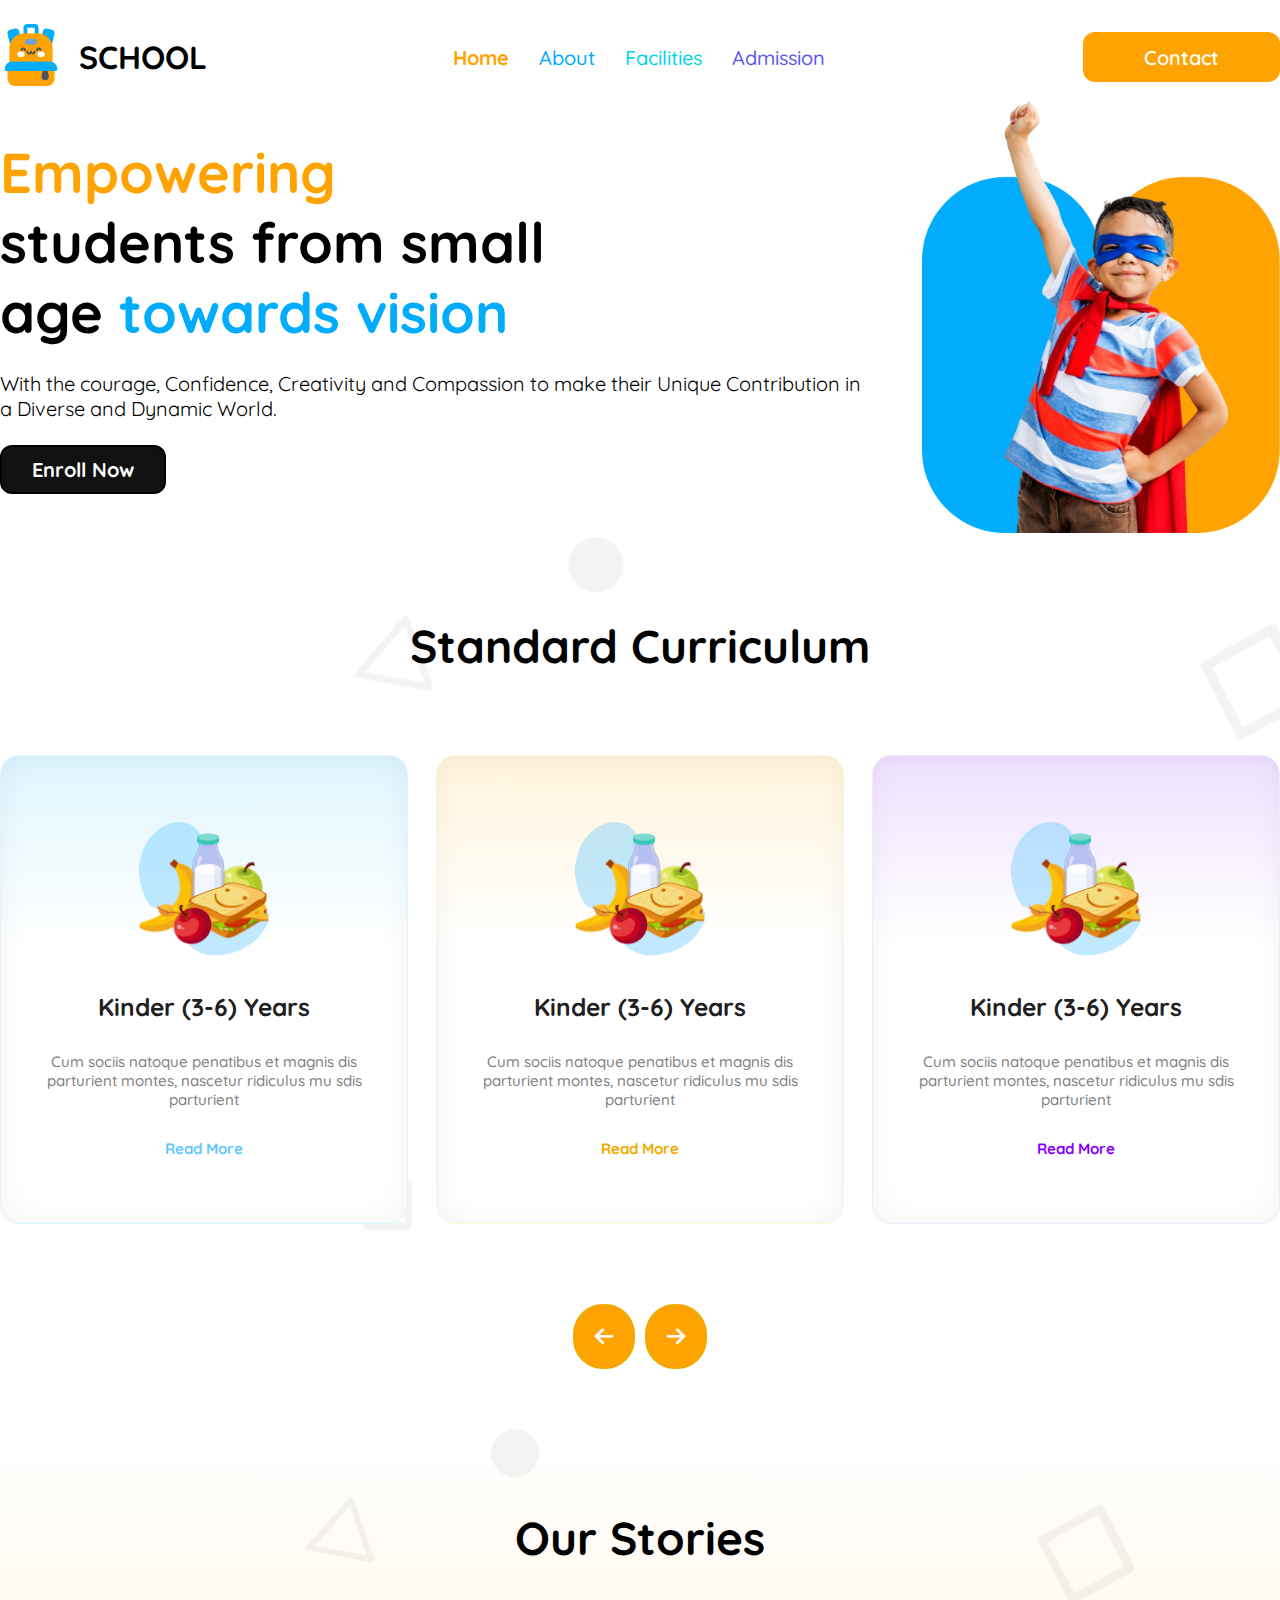
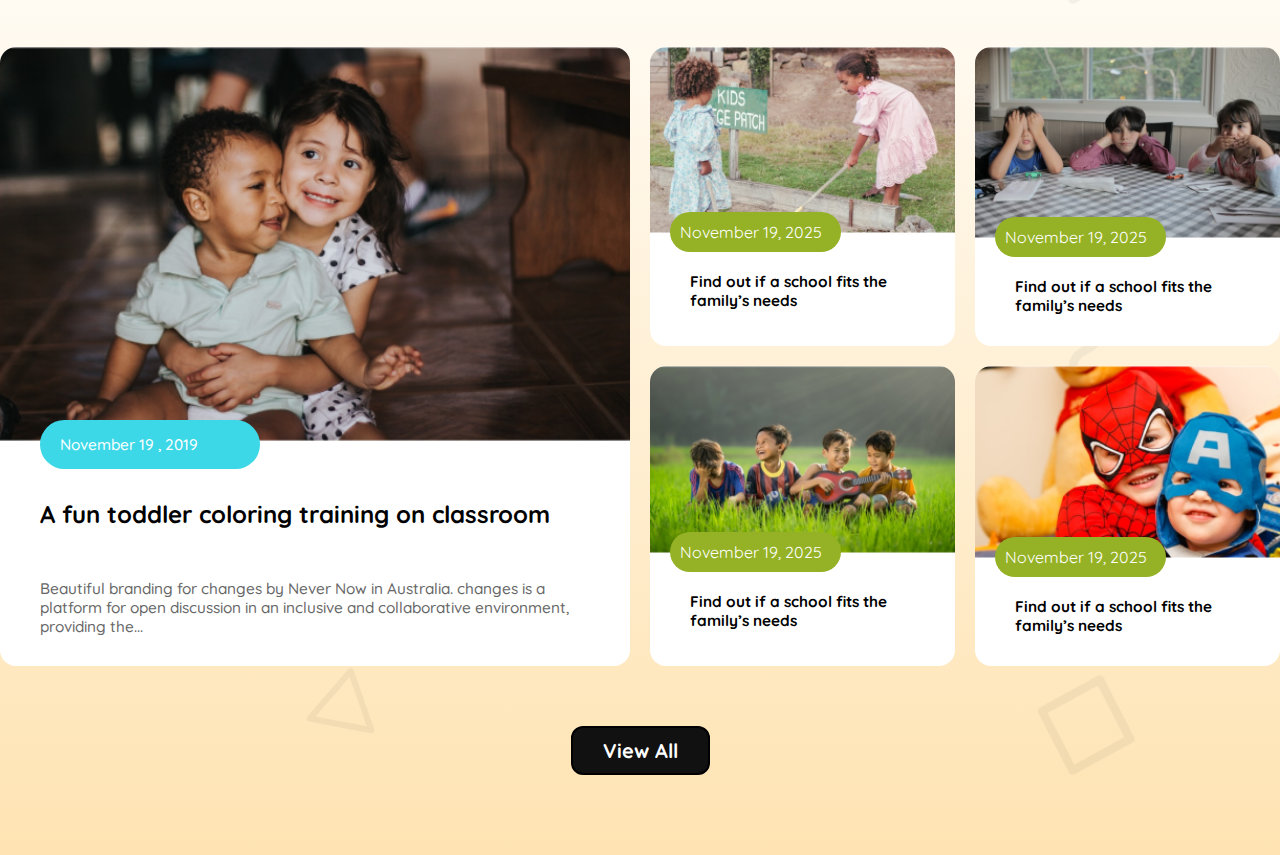
<file: index.html>
<!DOCTYPE html>
<html lang="en">
  <head>
    <meta charset="UTF-8" />
    <meta name="viewport" content="width=device-width, initial-scale=1.0" />
    <title>Kids School</title>
    <link rel="stylesheet" href="styles/kidschool.css" />
    <link rel="stylesheet" href="styles/responsive.css" />
    <link href="https://cdnjs.cloudflare.com/ajax/libs/font-awesome/6.6.0/css/all.min.css" rel="stylesheet">

  </head>

  <body class="quicksand-font">
    <header>
      <div class="nav">
        <nav class="navbar display-flex">
          <div class="display-flex logo">
            <div>
              <img src="assets/logo.png" alt="" />
            </div>
            <h2>SCHOOL</h2>
          </div>
          <ul class="nav-links display-flex">
            <li class="nav-item home">
              <a href="" class="nav-links">Home</a>
            </li>
            <li class="nav-item about">
              <a href="" class="nav-links">About</a>
            </li>
            <li class="nav-item faci">
              <a href="" class="nav-links">Facilities</a>
            </li>
            <li class="nav-item admi">
              <a href="" class="nav-links">Admission</a>
            </li>
          </ul>
          <button class="btn">Contact</button>
        </nav>

        <nav class="mobile">
          <div class="mobile-menu">
            <div>
              <img src="assets/logo.png" alt="" />
            </div>
            <div>
              <img class="ham" src="assets/hamburger.png" alt="" />
            </div>
          </div>
        </nav>
      </div>
      <hr />
    </header>



    <main>

        <!-- Hero Part -->
         <section>
            <div class="hero-con">
                <div class="left">
                    <h1>
                        <span class="emp">Empowering</span><br>
                            students from small <br> age <span class="to">towards vision</span>
                    </h1>
                    <p>
                        With the courage, Confidence, Creativity and Compassion to make their Unique Contribution in a Diverse and Dynamic World.
                    </p>

                    <div>
                        <button class="enroll">Enroll Now</button>
                    </div>
                </div>

                <div class="right">
                    <div>
                        <img src="assets/hero-kids.png" alt="">
                    </div>
                </div>
            </div>
         </section>


         <section class="standard">
            <div class="curriculum">
                <h2 class="title">
                    Standard Curriculum
                </h2>

                <div class="box-con">
                    <div class="box box1">
                        <div>
                            <img src="assets/kinder.png" alt="">
                        </div>
                        <h3>Kinder (3-6) Years</h3>
                        <p>
                            Cum sociis natoque penatibus et magnis
                            dis parturient montes, nascetur ridiculus
                            mu sdis parturient
                        </p>
                        <p class="readmore">
                            Read More
                        </p>
                    </div>
                    <div class="box box2">
                        <div>
                            <img src="assets/kinder.png" alt="">
                        </div>
                        <h3>Kinder (3-6) Years</h3>
                        <p>
                            Cum sociis natoque penatibus et magnis
                            dis parturient montes, nascetur ridiculus
                            mu sdis parturient
                        </p>
                        <p class="readmore">
                            Read More
                        </p>
                    </div>
                    <div class="box box3">
                        <div>
                            <img src="assets/kinder.png" alt="">
                        </div>
                        <h3>Kinder (3-6) Years</h3>
                        <p>
                            Cum sociis natoque penatibus et magnis
                            dis parturient montes, nascetur ridiculus
                            mu sdis parturient
                        </p>
                        <p class="readmore">
                            Read More
                        </p>
                    </div>
                </div>

                <div class="arrow">
                    <div class="img">
                        <i class="fa-solid fa-arrow-left"></i>
                    </div>
                    <div class="img">
                        <i class="fa-solid fa-arrow-right"></i>
                    </div>
                </div>
            </div>
         </section>


         <!--  Our Stories -->
        <section class="story">
            <div class="all-story">
                <h2 class="title">Our Stories</h2>

                <div class="story-container">
                    <div class="big-story">
                            <img src="assets/story-1.png" alt="">
                        <div class="big-story-data">
                            <p class="date">November 19 , 2019</p>
                            <h3>A fun toddler coloring training on
                                classroom
                            </h3>
                            <p class="big-text">
                                Beautiful branding for changes by Never Now in Australia.
                                changes is a platform for open discussion in an inclusive and
                                collaborative environment, providing the...
                            </p>
                        </div>
                    </div>

                    <div class="short-story-container">
                        <div class="short-story">
                            <img src="assets/story-2.png" alt="">
                            <div id="story-data">
                                <p class="date2">November 19, 2025</p>
                                <h3>
                                    Find out if a school fits the
                                    family’s needs
                                </h3>
                            </div>
                        </div>
                        <div class="short-story">
                            <img src="assets/story-5.png" alt="">
                            <div id="story-data">
                                <p class="date2">November 19, 2025</p>
                                <h3>
                                    Find out if a school fits the
                                    family’s needs
                                </h3>
                            </div>
                        </div>
                        <div class="short-story">
                            <img src="assets/story-3.png" alt="">
                            <div id="story-data">
                                <p class="date2">November 19, 2025</p>
                                <h3>
                                    Find out if a school fits the
                                    family’s needs
                                </h3>
                            </div>
                        </div>
                        <div class="short-story">
                            <img src="assets/story-4.png" alt="">
                            <div id="story-data">
                                <p class="date2">November 19, 2025</p>
                                <h3>
                                    Find out if a school fits the
                                    family’s needs
                                </h3>
                            </div>
                        </div>
                        
                    </div>
                </div>

                <div>
                    <button class="enroll">View All</button>
                </div>
            </div>
        </section>
    </main>

    <!-- Footer -->
    <footer>
        <div class="foot">

        </div>
    </footer>
  </body>
</html>
</file>
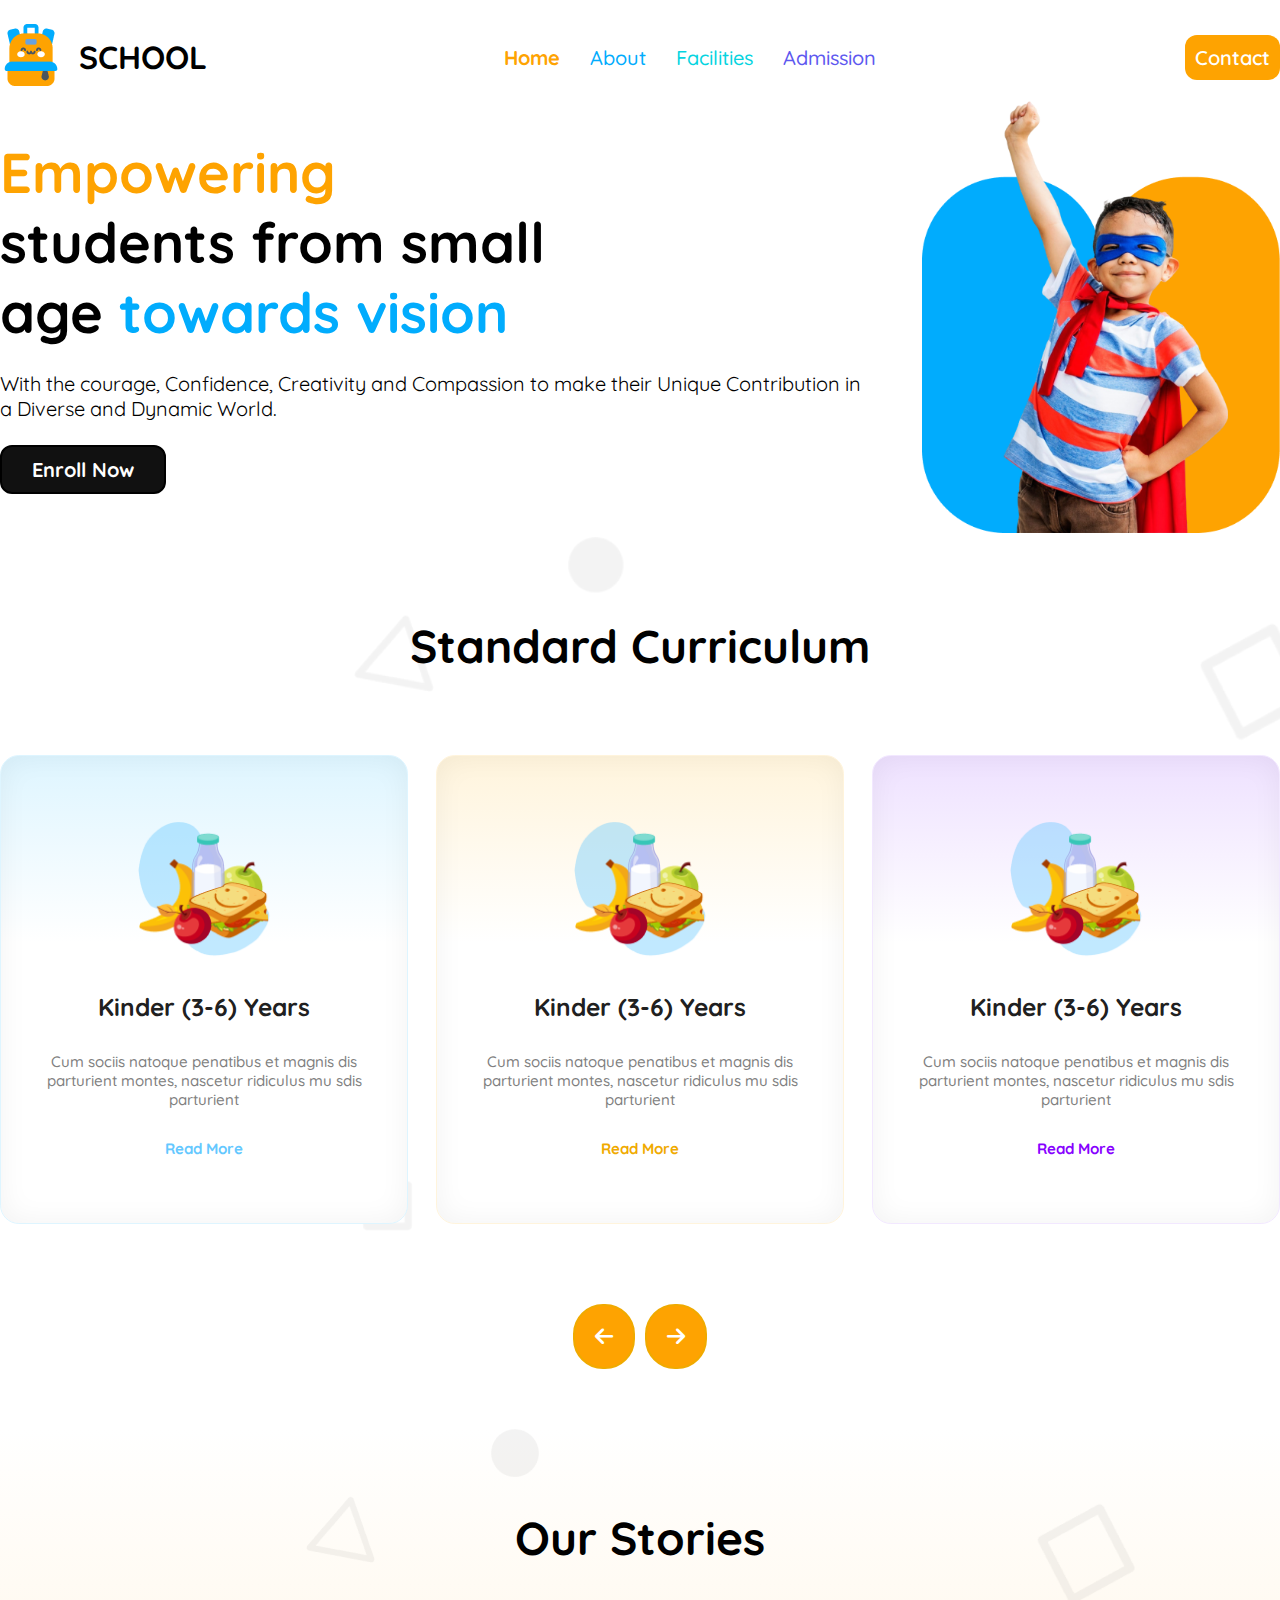
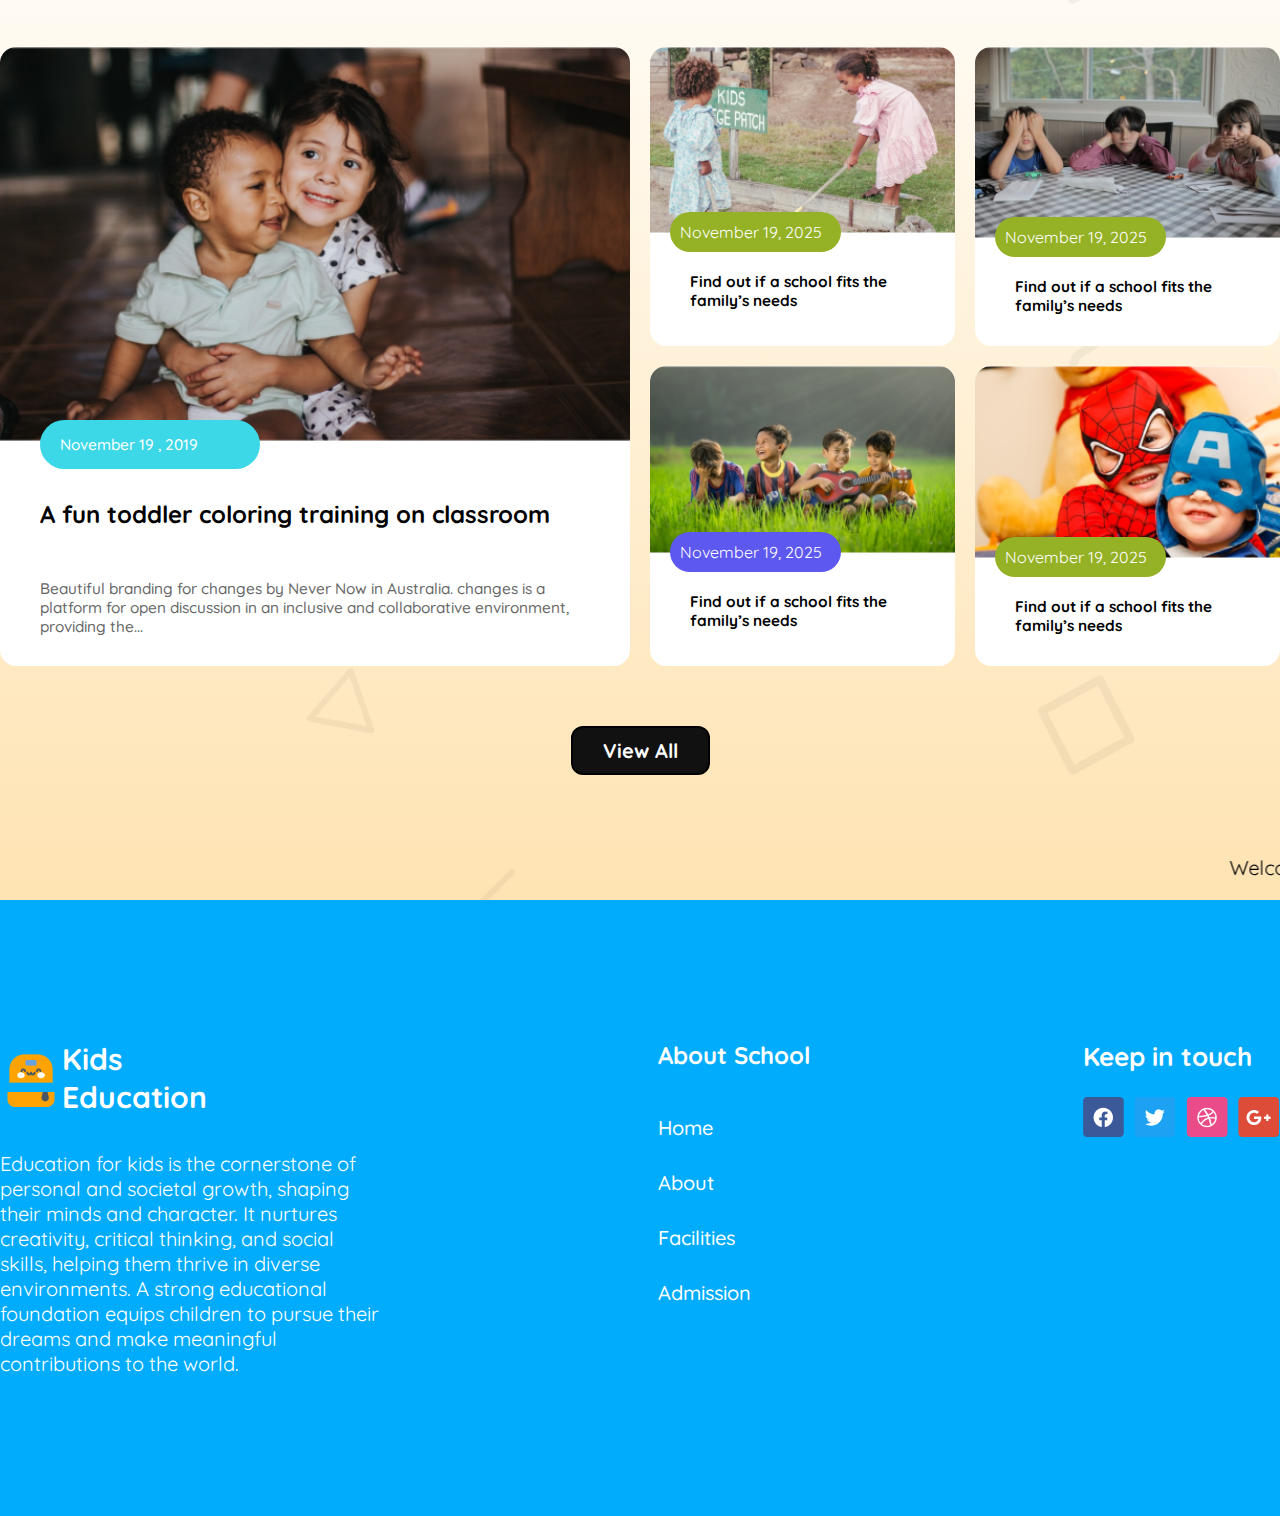
<file: assets/index.html>
<!DOCTYPE html>
<html lang="en">
  <head>
    <meta charset="UTF-8" />
    <meta name="viewport" content="width=device-width, initial-scale=1.0" />
    <title>Kids School</title>
    <link rel="stylesheet" href="styles/kidschool.css" />
    <link rel="stylesheet" href="styles/responsive.css" />
    <link href="https://cdnjs.cloudflare.com/ajax/libs/font-awesome/6.6.0/css/all.min.css" rel="stylesheet">

  </head>

  <body class="quicksand-font">
    <header>
      <div class="nav">
        <nav class="navbar display-flex">
          <div class="display-flex logo">
            <div>
              <img src="assets/logo.png" alt="" />
            </div>
            <h2>SCHOOL</h2>
          </div>
          <ul class="nav-links display-flex">
            <li class="nav-item home">
              <a href="" class="nav-links">Home</a>
            </li>
            <li class="nav-item about">
              <a href="" class="nav-links">About</a>
            </li>
            <li class="nav-item faci">
              <a href="" class="nav-links">Facilities</a>
            </li>
            <li class="nav-item admi">
              <a href="" class="nav-links">Admission</a>
            </li>
          </ul>
          <button class="btn">Contact</button>
        </nav>

        <nav class="mobile">
          <div class="mobile-menu">
            <div>
              <img src="assets/logo.png" alt="" />
            </div>
            <div>
              <img class="ham" src="assets/hamburger.png" alt="" />
            </div>
          </div>
        </nav>
      </div>
      <hr />
    </header>



    <main>

        <!-- Hero Part -->
         <section>
            <div class="hero-con">
                <div class="left">
                    <h1>
                        <span class="emp">Empowering</span><br>
                            students from small <br> age <span class="to">towards vision</span>
                    </h1>
                    <p>
                        With the courage, Confidence, Creativity and Compassion to make their Unique Contribution in a Diverse and Dynamic World.
                    </p>

                    <div>
                        <button class="enroll">Enroll Now</button>
                    </div>
                </div>

                <div class="right">
                    <div>
                        <img src="assets/hero-kids.png" alt="">
                    </div>
                </div>
            </div>
         </section>


         <section class="standard">
            <div class="curriculum">
                <h2 class="title">
                    Standard Curriculum
                </h2>

                <div class="box-con">
                    <div class="box box1">
                        <div>
                            <img src="assets/kinder.png" alt="">
                        </div>
                        <h3>Kinder (3-6) Years</h3>
                        <p>
                            Cum sociis natoque penatibus et magnis
                            dis parturient montes, nascetur ridiculus
                            mu sdis parturient
                        </p>
                        <p class="readmore">
                            Read More
                        </p>
                    </div>
                    <div class="box box2">
                        <div>
                            <img src="assets/kinder.png" alt="">
                        </div>
                        <h3>Kinder (3-6) Years</h3>
                        <p>
                            Cum sociis natoque penatibus et magnis
                            dis parturient montes, nascetur ridiculus
                            mu sdis parturient
                        </p>
                        <p class="readmore">
                            Read More
                        </p>
                    </div>
                    <div class="box box3">
                        <div>
                            <img src="assets/kinder.png" alt="">
                        </div>
                        <h3>Kinder (3-6) Years</h3>
                        <p>
                            Cum sociis natoque penatibus et magnis
                            dis parturient montes, nascetur ridiculus
                            mu sdis parturient
                        </p>
                        <p class="readmore">
                            Read More
                        </p>
                    </div>
                </div>

                <div class="arrow">
                    <div class="img">
                        <i class="fa-solid fa-arrow-left"></i>
                    </div>
                    <div class="img">
                        <i class="fa-solid fa-arrow-right"></i>
                    </div>
                </div>
            </div>
         </section>


         <!--  Our Stories -->
        <section class="story">
            <div class="all-story">
                <h2 class="title">Our Stories</h2>

                <div class="story-container">
                    <div class="big-story">
                            <img src="assets/story-1.png" alt="">
                        <div class="big-story-data">
                            <p class="date">November 19 , 2019</p>
                            <h3>A fun toddler coloring training on
                                classroom
                            </h3>
                            <p class="big-text">
                                Beautiful branding for changes by Never Now in Australia.
                                changes is a platform for open discussion in an inclusive and
                                collaborative environment, providing the...
                            </p>
                        </div>
                    </div>

                    <div class="short-story-container">
                        <div class="short-story">
                            <img src="assets/story-2.png" alt="">
                            <div id="story-data">
                                <p class="date2">November 19, 2025</p>
                                <h3>
                                    Find out if a school fits the
                                    family’s needs
                                </h3>
                            </div>
                        </div>
                        <div class="short-story">
                            <img src="assets/story-5.png" alt="">
                            <div id="story-data">
                                <p class="date2">November 19, 2025</p>
                                <h3>
                                    Find out if a school fits the
                                    family’s needs
                                </h3>
                            </div>
                        </div>
                        <div class="short-story">
                            <img src="assets/story-3.png" alt="">
                            <div id="story-data">
                                <p class="date2 date3">November 19, 2025</p>
                                <h3>
                                    Find out if a school fits the
                                    family’s needs
                                </h3>
                            </div>
                        </div>
                        <div class="short-story">
                            <img src="assets/story-4.png" alt="">
                            <div id="story-data">
                                <p class="date2">November 19, 2025</p>
                                <h3>
                                    Find out if a school fits the
                                    family’s needs
                                </h3>
                            </div>
                        </div>
                        
                    </div>
                </div>

                <div>
                    <button class="enroll">View All</button>
                </div>
                <marquee behavior="" direction="">Welcome to kid's school.</marquee>
            </div>
        </section>
    </main>

    <!-- Footer -->
    <footer>
        <div class="foot">
            <div class="footer-logo">
                <div class="foot-left">
                    <div>
                        <img src="assets/logo.png" alt="">
                    </div>
                    <h2>Kids <br> Education</h2>
                </div>
                <p>
                    Education for kids is the cornerstone of personal and societal growth, shaping their minds and character. It nurtures creativity, critical thinking, and social skills, helping them thrive in diverse environments. A strong educational foundation equips children to pursue their dreams and make meaningful contributions to the world.
                </p>
            </div>

            <div class="footer-nav">
                <h3>About School</h3>
                <ul>
                    <li>Home</li>
                    <li>About</li>
                    <li>Facilities</li>
                    <li>Admission</li>
                </ul>
            </div>

            <div class="social">
                <h3>Keep in touch</h3>
                <div class="social-icon">
                    <img src="assets/fb.png" alt="">
                    <img src="assets/twitter.png" alt="">
                    <img src="assets/dribble.png" alt="">
                    <img src="assets/google+.png" alt="">
                </div>
            </div>
        </div>
    </footer>
  </body>
</html>
</file>
<file: styles/kidschool.css>
@import url("https://fonts.googleapis.com/css2?family=Quicksand:wght@300..700&display=swap");

* {
  margin: 0;
  font-family: "Quicksand", serif;
  padding: 0;
  box-sizing: border-box;
}

header,
.hero-con,
.curriculum,
.all-story {
  max-width: 1280px;
  margin: 0 auto;
}
/* shared styles */
.display-flex {
  display: flex;
}
img {
  width: 100%;
}

/* header styles */

/* navbar related styles */
.navbar {
}

.nav-item {
  list-style: none;
  margin-right: 30px;
}
.nav-links {
  text-decoration: none;
}
.btn {
  width: 197px;
  height: 50px;
  border-radius: 12px;
  background: rgb(254, 163, 1);
  font-size: 20px;
  font-weight: 600;
  color: white;
  padding: 10px;
  border: none;
}
nav {
  display: flex;
  justify-content: space-between;
  align-items: center;
  margin-top: 20px;
}

.logo {
  align-items: center;
}

.navbar h2 {
  font-size: 32px;
  font-weight: 700;
  padding: 17px;
}

.home a {
  color: rgb(254, 163, 1);
  font-family: Quicksand;
  font-size: 20px;
  font-weight: 700;
}

.about a {
  color: rgb(1, 172, 253);
  font-family: Quicksand;
  font-size: 20px;
  font-weight: 500;
}

.faci a {
  color: rgb(5, 212, 223);
  font-family: Quicksand;
  font-size: 20px;
  font-weight: 500;
}

.admi a {
  color: rgb(93, 88, 239);
  font-family: Quicksand;
  font-size: 20px;
  font-weight: 500;
}

ul li a:hover {
  text-decoration: underline;
}

.mobile {
  display: none;
}

hr {
  display: none;
}

/* Hero Section */
.hero-con {
  display: flex;
  gap: 50px;
  align-items: center;
}

.hero-con h1 {
  font-size: 56px;
  font-weight: 700;
}

.emp {
  color: rgb(254, 163, 1);
}

.to {
  color: rgb(1, 172, 253);
}

.hero-con p {
  font-size: 20px;
  font-weight: 400;
}

.left {
  display: flex;
  flex-direction: column;
  gap: 24px;
}

.enroll {
  border-radius: 12px;

  color: white;
  background: rgb(17, 17, 17);
  padding: 10px 30px;
  font-size: 20px;
  font-weight: 700;
  border: 2px solid black;
}

.enroll:hover {
  background-color: white;
  color: black;
}

.standard,
.story {
  background-image: url("../assets/bg.png");
  background-repeat: no-repeat;
  background-size: cover;
}

.box {
  display: flex;
  flex-direction: column;
  align-items: center;
  padding: 65px 40px;
  gap: 30px;
}

.box p {
  color: rgb(128, 128, 128);
  font-size: 15.09px;
  font-weight: 500;
  text-align: center;
}

.box h3 {
  color: rgb(32, 32, 32);
  font-family: Quicksand;
  font-size: 24.52px;
  font-weight: 700;
}

.box .readmore {
  font-size: 15.09px;
  font-weight: 700;
}

.box-con {
  display: flex;
  gap: 28px;
}

.box img {
  width: 136px;
}

.box1 {
  border: 0.94px solid rgb(222, 245, 255);
  border-radius: 18.86px;
  box-shadow: inset 0px 0px 28.3px 0.94px rgba(0, 0, 0, 0.05);
  background: linear-gradient(
      180deg,
      rgb(222, 245, 255),
      rgba(255, 255, 255, 0) 40%
    ),
    rgb(255, 255, 255);
}

.box2 {
  border: 0.94px solid rgb(255, 244, 220);
  border-radius: 18.86px;
  box-shadow: inset 0px 0px 28.3px 0.94px rgba(0, 0, 0, 0.05);
  background: linear-gradient(
      180deg,
      rgb(255, 244, 220),
      rgba(255, 255, 255, 0) 40%
    ),
    rgb(255, 255, 255);
}

.box3 {
  border: 0.94px solid rgb(242, 232, 255);
  border-radius: 18.86px;
  box-shadow: inset 0px 0px 28.3px 0.94px rgba(0, 0, 0, 0.05);
  background: linear-gradient(
      180deg,
      rgb(238, 225, 255),
      rgba(255, 255, 255, 0) 40%
    ),
    rgb(255, 255, 255);
}

.box1 .readmore {
  color: rgb(100, 200, 255);
}

.box2 .readmore {
  color: rgb(240, 170, 0);
}

.box3 .readmore {
  color: rgb(135, 0, 255);
}

.arrow {
  display: flex;
  gap: 10px;
  margin-bottom: 60px;
}

.curriculum {
  display: flex;
  flex-direction: column;
  align-items: center;
  gap: 80px;
}

.title {
  color: rgb(0, 0, 0);
  font-family: Quicksand;
  font-size: 46px;
  font-weight: 700;
  margin-top: 80px;
}

.fa-arrow-left,
.fa-arrow-right {
  border-radius: 30px;
  color: white;
  padding: 20px;
  font-size: 1.3rem;
  background: rgb(254, 163, 1);
  border: 2px solid rgb(240, 170, 0);
}

.fa-solid:hover {
  background-color: white;
  color: rgb(240, 170, 0);
}

/* Our Story */

.story {
  background:url('../assets/bg.png'), linear-gradient(
    0deg,
    rgba(254, 163, 1, 0.3),
    rgba(255, 255, 255, 0.3) 100%
  );
}

.story-container {
  display: grid;
  grid-template-columns: 1fr 1fr;
  gap: 20px;
}

.big-story {
  border-radius: 16px;

  background: rgb(255, 255, 255);
}

.big-story img {
  border-radius: 16px 16px 0 0;
  position: relative;
}

.big-story h3 {
  color: rgb(0, 0, 0);
  font-family: Quicksand;
  font-size: 24px;
  font-weight: 700;
  margin-bottom: 50px;
  margin-top: 30px;
}

.big-story-data{
    padding: 0 40px;
}

.big-story .date {
  border-radius: 47.93px;
    position: relative;
  background: rgb(60, 216, 232);
  color: rgb(255, 255, 255);
  font-size: 15.34px;
  font-weight: 500;
  padding: 15px 20px;
  border: none;
  margin-top: -25px ;
  width: 40%;
}


.big-text{
    color: rgb(102, 102, 102);

font-size: 15.34px;
font-weight: 500;
padding-bottom: 30px;
}

.short-story-container{
    display: grid;
    grid-template-columns: repeat(2, 1fr);
    gap: 20px;
}

.short-story{
    border-radius: 16px;

background: rgb(255, 255, 255);
}



#story-data{
    margin-left: 20px;
}

.short-story-container img{
    position: relative;
    border-radius: 16px 16px 0px 0px;
}

.date2{
    border-radius: 47.93px;

background: rgb(149, 178, 38);
position: relative;
width: 60%;
padding: 10px;
color: white;
margin-top: -25px;
}

.short-story h3{
    color: rgb(0, 0, 0);
font-family: Quicksand;
font-size: 15.34px;
font-weight: 700;
padding: 20px;
}

.all-story .title{
    color: rgb(0, 0, 0);
font-family: Quicksand;
font-size: 46px;
font-weight: 700;
text-align: center;
margin-bottom: 80px;
}

.all-story{
    display: flex;
    flex-direction: column;
    align-items: center;
}

.all-story .enroll{
    margin-top: 60px;
    margin-bottom: 80px;
}

footer{
    background: rgb(1, 172, 253);
}
</file>
<file: styles/responsive.css>
@media screen and (max-width:680px){

    .nav , .hero-con , .curriculum , .story-container{
        max-width: calc(100% - 20px);
        margin: 0px auto;
    }



    .mobile{
        display: block;
    }
    .navbar{
        display: none;
    }
    .ham{
        width: 30px;
    }

    .mobile-menu{
        display: flex;
        justify-content: space-between;
        align-items: center;
        margin-bottom: 10px;
    }

    hr{
        display: block;
        border: 0.5px solid rgb(254, 163, 1);
    }




    /* Hero Part */
    .hero-con{
        flex-direction: column-reverse;
    }

    .hero-con h1{
        font-size: 32px;
        text-align: center;
    }

    .hero-con p{
        font-size: 14px;
        text-align: center;
    }

    .left{
        align-items: center;
    }

    .box-con{
        flex-direction: column;
    }

    .title{
        font-size: 26px;
        text-align: center;
    }

    .standard , {
        background: url("../assets/bg.png") no-repeat top left;
    }

    .arrow{
        display: none;
    }

    /* Our stories */
    .big-story{
        display: none;
    }

    .story-container{
        grid-template-columns: 1fr;
    }

    .date2{
        width: 80%;
        font-size: 10px;
    }

    #story-data{
        padding: 5px;
    }

    #story-data h3{
        padding: 20px 0;
    }
}
</file>
<file: assets/styles/kidschool.css>
@import url("https://fonts.googleapis.com/css2?family=Quicksand:wght@300..700&display=swap");

* {
  margin: 0;
  font-family: "Quicksand", serif;
  padding: 0;
  box-sizing: border-box;
}

header,
.hero-con,
.curriculum,
.all-story ,.foot{
  max-width: 1280px;
  margin: 0 auto;
}
/* shared styles */
.display-flex {
  display: flex;
}
img {
  width: 100%;
}

/* header styles */

/* navbar related styles */
.navbar {
}

.nav-item {
  list-style: none;
  margin-right: 30px;
}
.nav-links {
  text-decoration: none;
}
 .btn {
  border-radius: 12px;
  background: rgb(254, 163, 1);
  font-size: 20px;
  font-weight: 600;
  color: white;
  padding: 10px;
  border: 2px orange;
}
.btn:hover{
  background-color: white;
  color: orange;
}

nav {
  display: flex;
  justify-content: space-between;
  align-items: center;
  margin-top: 20px;
}

.logo {
  align-items: center;
}

.navbar h2 {
  font-size: 32px;
  font-weight: 700;
  padding: 17px;
}

.home a {
  color: rgb(254, 163, 1);
  font-family: Quicksand;
  font-size: 20px;
  font-weight: 700;
}

.about a {
  color: rgb(1, 172, 253);
  font-family: Quicksand;
  font-size: 20px;
  font-weight: 500;
}

.faci a {
  color: rgb(5, 212, 223);
  font-family: Quicksand;
  font-size: 20px;
  font-weight: 500;
}

.admi a {
  color: rgb(93, 88, 239);
  font-family: Quicksand;
  font-size: 20px;
  font-weight: 500;
}

ul li a:hover {
  text-decoration: underline;
}

.mobile {
  display: none;
}

hr {
  display: none;
}

/* Hero Section */
.hero-con {
  display: flex;
  gap: 50px;
  align-items: center;
}

.hero-con h1 {
  font-size: 56px;
  font-weight: 700;
}

.emp {
  color: rgb(254, 163, 1);
}

.to {
  color: rgb(1, 172, 253);
}

.hero-con p {
  font-size: 20px;
  font-weight: 400;
}

.left {
  display: flex;
  flex-direction: column;
  gap: 24px;
}

.enroll {
  border-radius: 12px;

  color: white;
  background: rgb(17, 17, 17);
  padding: 10px 30px;
  font-size: 20px;
  font-weight: 700;
  border: 2px solid black;
}

.enroll:hover {
  background-color: white;
  color: black;
}

.standard,
.story {
  background-image: url("../assets/bg.png");
  background-repeat: no-repeat;
  background-size: cover;
}

.box {
  display: flex;
  flex-direction: column;
  align-items: center;
  padding: 65px 40px;
  gap: 30px;
}

.box p {
  color: rgb(128, 128, 128);
  font-size: 15.09px;
  font-weight: 500;
  text-align: center;
}

.box h3 {
  color: rgb(32, 32, 32);
  font-family: Quicksand;
  font-size: 24.52px;
  font-weight: 700;
}

.box .readmore {
  font-size: 15.09px;
  font-weight: 700;
}

.box-con {
  display: flex;
  gap: 28px;
}

.box img {
  width: 136px;
}

.box1 {
  border: 0.94px solid rgb(222, 245, 255);
  border-radius: 18.86px;
  box-shadow: inset 0px 0px 28.3px 0.94px rgba(0, 0, 0, 0.05);
  background: linear-gradient(
      180deg,
      rgb(222, 245, 255),
      rgba(255, 255, 255, 0) 40%
    ),
    rgb(255, 255, 255);
}

.box2 {
  border: 0.94px solid rgb(255, 244, 220);
  border-radius: 18.86px;
  box-shadow: inset 0px 0px 28.3px 0.94px rgba(0, 0, 0, 0.05);
  background: linear-gradient(
      180deg,
      rgb(255, 244, 220),
      rgba(255, 255, 255, 0) 40%
    ),
    rgb(255, 255, 255);
}

.box3 {
  border: 0.94px solid rgb(242, 232, 255);
  border-radius: 18.86px;
  box-shadow: inset 0px 0px 28.3px 0.94px rgba(0, 0, 0, 0.05);
  background: linear-gradient(
      180deg,
      rgb(238, 225, 255),
      rgba(255, 255, 255, 0) 40%
    ),
    rgb(255, 255, 255);
}

.box1 .readmore {
  color: rgb(100, 200, 255);
}

.box2 .readmore {
  color: rgb(240, 170, 0);
}

.box3 .readmore {
  color: rgb(135, 0, 255);
}

.arrow {
  display: flex;
  gap: 10px;
  margin-bottom: 60px;
}

.curriculum {
  display: flex;
  flex-direction: column;
  align-items: center;
  gap: 80px;
}

.title {
  color: rgb(0, 0, 0);
  font-family: Quicksand;
  font-size: 46px;
  font-weight: 700;
  margin-top: 80px;
}

.fa-arrow-left,
.fa-arrow-right {
  border-radius: 30px;
  color: white;
  padding: 20px;
  font-size: 1.3rem;
  background: rgb(254, 163, 1);
  border: 2px solid rgb(240, 170, 0);
}

.fa-solid:hover {
  background-color: white;
  color: rgb(240, 170, 0);
}

/* Our Story */

.story {
  background:url('../assets/bg.png'), linear-gradient(
    0deg,
    rgba(254, 163, 1, 0.3),
    rgba(255, 255, 255, 0.3) 100%
  );
}

.story-container {
  display: grid;
  grid-template-columns: 1fr 1fr;
  gap: 20px;
}

.big-story {
  border-radius: 16px;

  background: rgb(255, 255, 255);
}

.big-story img {
  border-radius: 16px 16px 0 0;
  position: relative;
}

.big-story h3 {
  color: rgb(0, 0, 0);
  font-family: Quicksand;
  font-size: 24px;
  font-weight: 700;
  margin-bottom: 50px;
  margin-top: 30px;
}

.big-story-data{
    padding: 0 40px;
}

.big-story .date {
  border-radius: 47.93px;
    position: relative;
  background: rgb(60, 216, 232);
  color: rgb(255, 255, 255);
  font-size: 15.34px;
  font-weight: 500;
  padding: 15px 20px;
  border: none;
  margin-top: -25px ;
  width: 40%;
}


.big-text{
    color: rgb(102, 102, 102);

font-size: 15.34px;
font-weight: 500;
padding-bottom: 30px;
}

.short-story-container{
    display: grid;
    grid-template-columns: repeat(2, 1fr);
    gap: 20px;
}

.short-story{
    border-radius: 16px;

background: rgb(255, 255, 255);
}



#story-data{
    margin-left: 20px;
}

.short-story-container img{
    position: relative;
    border-radius: 16px 16px 0px 0px;
}

.date2{
    border-radius: 47.93px;

background: rgb(149, 178, 38);
position: relative;
width: 60%;
padding: 10px;
color: white;
margin-top: -25px;
}

.short-story h3{
    color: rgb(0, 0, 0);
font-family: Quicksand;
font-size: 15.34px;
font-weight: 700;
padding: 20px;
}

.all-story .title{
    color: rgb(0, 0, 0);
font-family: Quicksand;
font-size: 46px;
font-weight: 700;
text-align: center;
margin-bottom: 80px;
}

.all-story{
    display: flex;
    flex-direction: column;
    align-items: center;
}

.all-story .enroll{
    margin-top: 60px;
    margin-bottom: 80px;
}
marquee{
  padding-bottom: 20px;
  font-size: 20px;
}



/* Footer */
footer{
    background: rgb(1, 172, 253);
}

.foot{
  display: flex;
  padding: 140px 0;
  justify-content: space-between;
}

.foot-left{
  display: flex;
  align-items: center;
}

.footer-logo{
  width: 30%;
}

.social-icon{
  display: flex;

}

.footer-logo h2{
  color: rgb(255, 255, 255);
font-family: Quicksand;
font-size: 30px;
font-weight: 700;
}

.footer-logo p{
  color: rgb(255, 255, 255);
font-family: Quicksand;
font-size: 20px;
font-weight: 400;
margin-top: 35px;
}



.footer-nav h3{
  color: rgb(255, 255, 255);
font-family: Quicksand;
font-size: 24px;
font-weight: 700;
}


.footer-nav ul li{
  list-style: none;
  color: rgb(255, 255, 255);
font-family: Quicksand;
font-size: 20px;
font-weight: 500;
padding: 15px 0;
}

.footer-nav ul{
  margin-top: 30px;
}


.social h3{
  color: rgb(255, 255, 255);
font-family: Quicksand;
font-size: 26px;
font-weight: 700;
margin-bottom: 24px;
}

.social-icon{
  display: flex;
  gap: 10px;
}

.date3{
  background: rgb(93, 88, 240);
}
</file>
<file: assets/styles/responsive.css>
@media screen and (max-width:680px){

    .nav , .hero-con , .curriculum , .story-container , .foot{
        max-width: calc(100% - 30px);
        margin: 0px auto;
    }



    .mobile{
        display: block;
    }
    .navbar{
        display: none;
    }
    .ham{
        width: 30px;
    }

    .mobile-menu{
        display: flex;
        justify-content: space-between;
        align-items: center;
        margin-bottom: 10px;
    }

    hr{
        display: block;
        border: 0.5px solid rgb(254, 163, 1);
    }




    /* Hero Part */
    .hero-con{
        flex-direction: column-reverse;
    }

    .hero-con h1{
        font-size: 32px;
        text-align: center;
    }

    .hero-con p{
        font-size: 14px;
        text-align: center;
    }

    .left{
        align-items: center;
    }

    .box-con{
        flex-direction: column;
    }

    .title{
        font-size: 26px;
        text-align: center;
    }

    .standard , {
        background: url("../assets/bg.png") no-repeat top left;
    }

    .arrow{
        display: none;
    }

    /* Our stories */
    .big-story{
        display: none;
    }

    .story-container{
        grid-template-columns: 1fr;
    }

    .date2{
        width: 80%;
        font-size: 10px;
    }

    #story-data{
        padding: 5px;
    }

    #story-data h3{
        padding: 20px 0;
    }

    /* Footer */
    .foot{
        flex-direction: column;
        gap: 34px;
    }

    .footer-logo{
        width: 100%;
    }

    .social-icon{
        width: 50%;
    }
}
</file>
